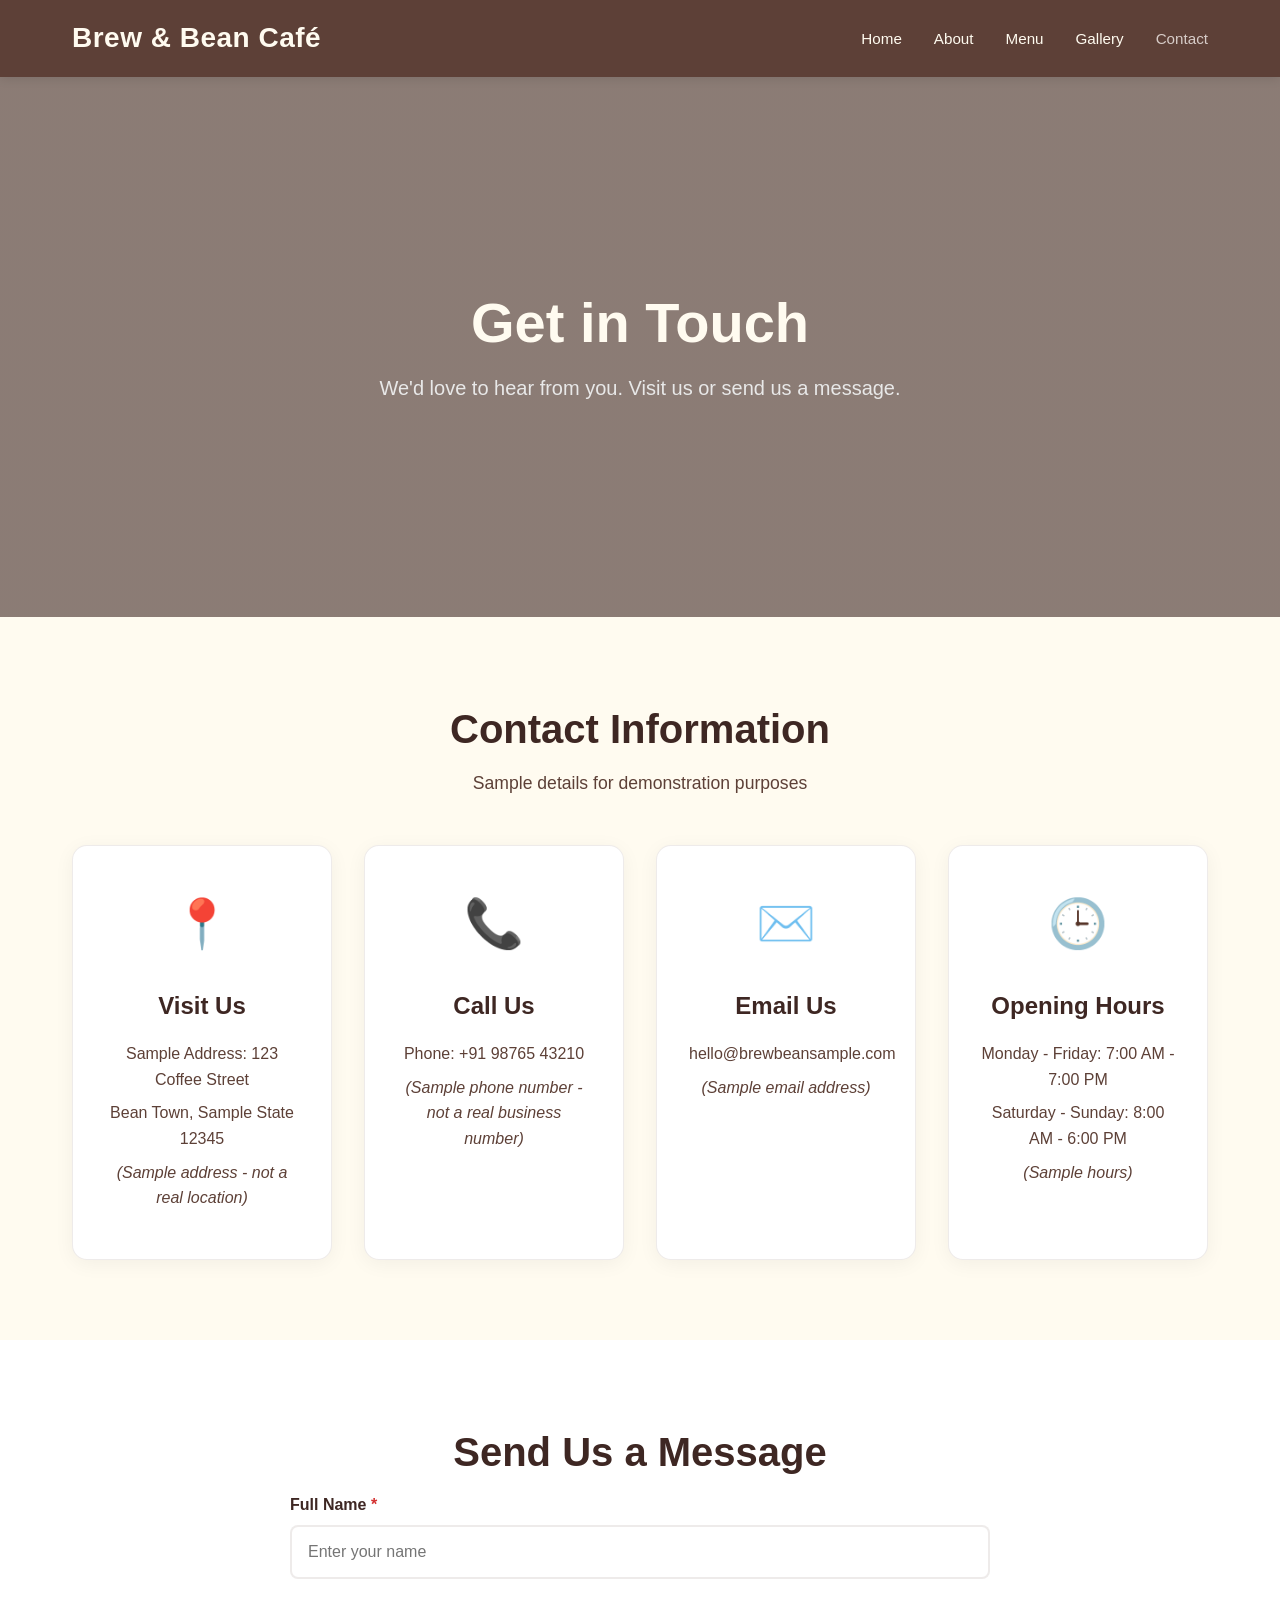
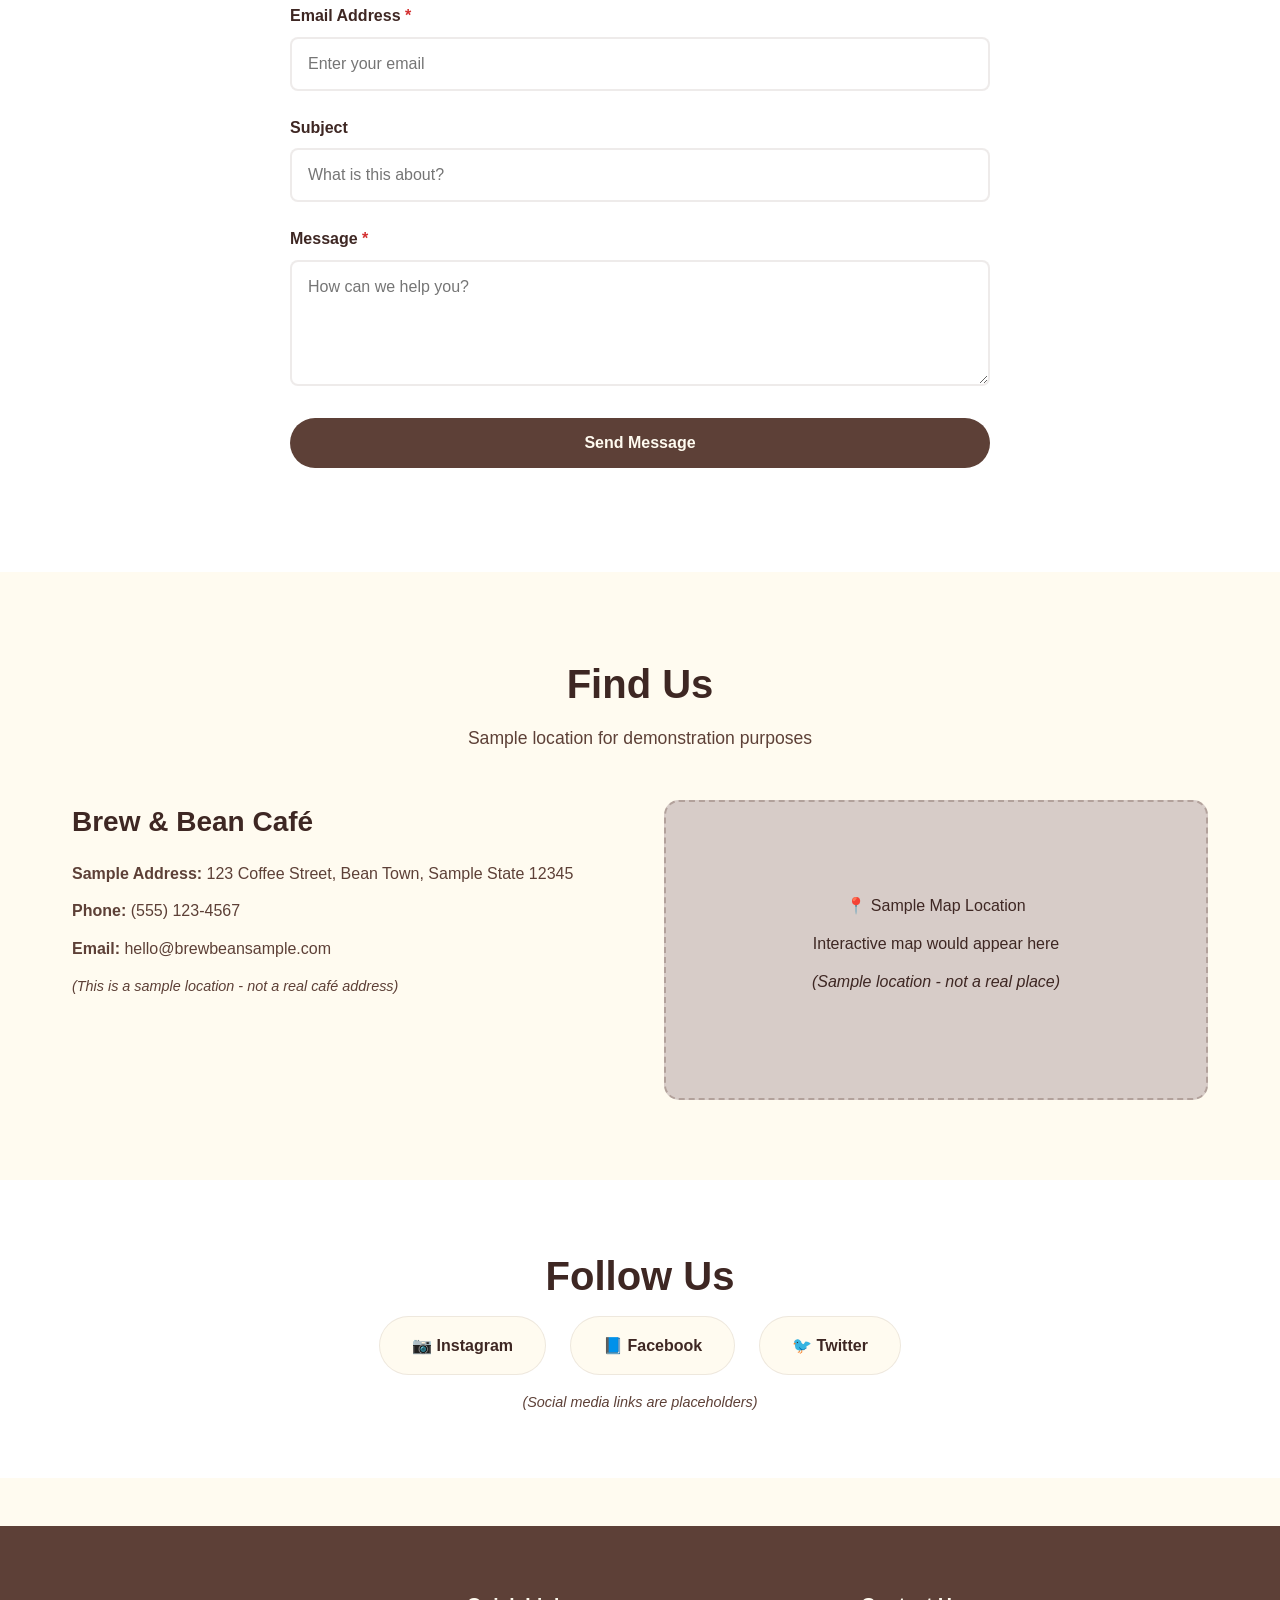
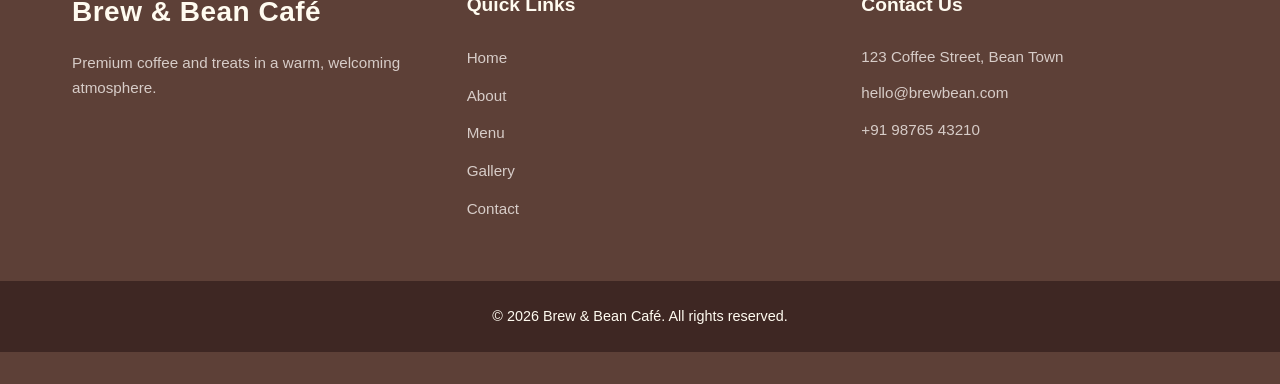
<file: contact.html>
<!DOCTYPE html>
<html lang="en">
<head>
    <meta charset="UTF-8">
    <meta name="viewport" content="width=device-width, initial-scale=1.0">
    <title>Contact | Brew & Bean Café</title>
    <link rel="stylesheet" href="css/style.css">
</head>
<body>
    <!-- Navigation -->
    <header>
        <nav class="navbar">
            <div class="logo">Brew & Bean Café</div>
            <ul class="nav-links">
                <li><a href="index.html" class="nav-link">Home</a></li>
                <li><a href="about.html" class="nav-link">About</a></li>
                <li><a href="menu.html" class="nav-link">Menu</a></li>
                <li><a href="gallery.html" class="nav-link">Gallery</a></li>
                <li><a href="contact.html" class="nav-link active">Contact</a></li>
            </ul>
            <div class="menu-toggle" id="mobile-menu">
                <span class="bar"></span>
                <span class="bar"></span>
                <span class="bar"></span>
            </div>
        </nav>
    </header>

    <!-- Contact Hero -->
    <section class="contact-hero">
        <div class="hero-content">
            <h1>Get in Touch</h1>
            <p>We'd love to hear from you. Visit us or send us a message.</p>
        </div>
    </section>
    <!-- Contact Info -->
    <section class="contact-info">
        <div class="container">
            <h2 class="section-title">Contact Information</h2>
            <p class="section-subtitle">Sample details for demonstration purposes</p>
            <div class="info-grid">
                <div class="info-card">
                    <div class="info-icon">📍</div>
                    <h3>Visit Us</h3>
                    <p>Sample Address: 123 Coffee Street</p>
                    <p>Bean Town, Sample State 12345</p>
                    <p><em>(Sample address - not a real location)</em></p>
                </div>
                <div class="info-card">
                    <div class="info-icon">📞</div>
                    <h3>Call Us</h3>
                    <p>Phone: +91 98765 43210</p>
                    <p><em>(Sample phone number - not a real business number)</em></p>
                </div>
                <div class="info-card">
                    <div class="info-icon">✉️</div>
                    <h3>Email Us</h3>
                    <p>hello@brewbeansample.com</p>
                    <p><em>(Sample email address)</em></p>
                </div>
                <div class="info-card">
                    <div class="info-icon">🕒</div>
                    <h3>Opening Hours</h3>
                    <p>Monday - Friday: 7:00 AM - 7:00 PM</p>
                    <p>Saturday - Sunday: 8:00 AM - 6:00 PM</p>
                    <p><em>(Sample hours)</em></p>
                </div>
            </div>
        </div>
    </section>

    <!-- Contact Form -->
    <section class="contact-form-section">
        <div class="container">
            <h2 class="section-title">Send Us a Message</h2>
            <div class="form-container">
                <form id="contact-form" novalidate>
                    <div class="form-group">
                        <label for="name">Full Name <span class="required">*</span></label>
                        <input type="text" id="name" name="name" placeholder="Enter your name" required>
                        <span class="error-message" id="name-error"></span>
                    </div>
                    <div class="form-group">
                        <label for="email">Email Address <span class="required">*</span></label>
                        <input type="email" id="email" name="email" placeholder="Enter your email" required>
                        <span class="error-message" id="email-error"></span>
                    </div>
                    <div class="form-group">
                        <label for="subject">Subject</label>
                        <input type="text" id="subject" name="subject" placeholder="What is this about?">
                    </div>
                    <div class="form-group">
                        <label for="message">Message <span class="required">*</span></label>
                        <textarea id="message" name="message" rows="5" placeholder="How can we help you?" required></textarea>
                        <span class="error-message" id="message-error"></span>
                    </div>
                    <button type="submit" class="btn btn-primary btn-submit">Send Message</button>
                    <div class="form-message" id="form-message"></div>
                </form>
            </div>
        </div>
    </section>

    <!-- Location / Map Section -->
    <section class="location-section">
        <div class="container">
            <h2 class="section-title">Find Us</h2>
            <p class="section-subtitle">Sample location for demonstration purposes</p>
            <div class="location-content">
                <div class="location-info">
                    <h3>Brew & Bean Café</h3>
                    <p><strong>Sample Address:</strong> 123 Coffee Street, Bean Town, Sample State 12345</p>
                    <p><strong>Phone:</strong> (555) 123-4567</p>
                    <p><strong>Email:</strong> hello@brewbeansample.com</p>
                    <p><em>(This is a sample location - not a real café address)</em></p>
                </div>
                <div class="location-map">
                    <div class="map-placeholder">
                        <p>📍 Sample Map Location</p>
                        <p>Interactive map would appear here</p>
                        <p><em>(Sample location - not a real place)</em></p>
                    </div>
                </div>
            </div>
        </div>
    </section>

    <!-- Social Media -->
    <section class="social-section">
        <div class="container">
            <h2 class="section-title">Follow Us</h2>
            <div class="social-links">
                <a href="#" class="social-link" aria-label="Instagram">📷 Instagram</a>
                <a href="#" class="social-link" aria-label="Facebook">📘 Facebook</a>
                <a href="#" class="social-link" aria-label="Twitter">🐦 Twitter</a>
            </div>
            <p class="social-note"><em>(Social media links are placeholders)</em></p>
        </div>
    </section>

    <!-- Footer -->
    <footer>
        <div class="container footer-content">
            <div class="footer-brand">
                <div class="logo">Brew & Bean Café</div>
                <p>Premium coffee and treats in a warm, welcoming atmosphere.</p>
            </div>
            <div class="footer-nav">
                <h4>Quick Links</h4>
                <ul>
                    <li><a href="index.html">Home</a></li>
                    <li><a href="about.html">About</a></li>
                    <li><a href="menu.html">Menu</a></li>
                    <li><a href="gallery.html">Gallery</a></li>
                    <li><a href="contact.html">Contact</a></li>
                </ul>
            </div>
            <div class="footer-contact">
                <h4>Contact Us</h4>
                <p>123 Coffee Street, Bean Town</p>
                <p>hello@brewbean.com</p>
                <p>+91 98765 43210</p>
            </div>
        </div>
        <div class="footer-bottom">
            <p>&copy; 2026 Brew & Bean Café. All rights reserved.</p>
        </div>
    </footer>

    <script src="js/script.js"></script>

    <script>
        // Contact form client-side validation
        document.getElementById('contact-form').addEventListener('submit', function(e) {
            e.preventDefault();

            let isValid = true;
            const fields = ['name', 'email', 'message'];
            const errorMessages = {
                name: 'Please enter your full name',
                email: 'Please enter a valid email address',
                message: 'Please enter your message'
            };

            // Clear previous errors
            fields.forEach(field => {
                const input = document.getElementById(field);
                const errorSpan = document.getElementById(field + '-error');
                input.classList.remove('error');
                errorSpan.textContent = '';
            });

            // Validate required fields
            fields.forEach(field => {
                const input = document.getElementById(field);
                const errorSpan = document.getElementById(field + '-error');
                const value = input.value.trim();

                if (!value) {
                    input.classList.add('error');
                    errorSpan.textContent = errorMessages[field];
                    isValid = false;
                }

                // Validate email format
                if (field === 'email' && value) {
                    const emailRegex = /^[^\s@]+@[^\s@]+\.[^\s@]+$/;
                    if (!emailRegex.test(value)) {
                        input.classList.add('error');
                        errorSpan.textContent = 'Please enter a valid email address';
                        isValid = false;
                    }
                }
            });

            if (isValid) {
                const formMessage = document.getElementById('form-message');
                formMessage.textContent = 'Thank you for your message! This is a demo form - no message was actually sent.';
                formMessage.className = 'form-message success';
                document.getElementById('contact-form').reset();

                setTimeout(() => {
                    formMessage.textContent = '';
                    formMessage.className = 'form-message';
                }, 5000);
            }
        });
    </script>
</body>
</html>
</file>
<file: css/style.css>
/* Brew & Bean Café - Main Stylesheet */
/* Color Theme: Coffee Brown, Beige, Cream */

/* Color Variables */
:root {
    --coffee-brown: #5d4037;
    --dark-brown: #3e2723;
    --beige: #d7ccc8;
    --cream: #fffbf0;
    --white: #ffffff;
    --text-dark: #3e2723;
    --text-light: #5d4037;
    --max-width: 1200px;
}

/* Reset and Base Styles */
* {
    margin: 0;
    padding: 0;
    box-sizing: border-box;
}

html {
    scroll-behavior: smooth;
}

body {
    font-family: 'Segoe UI', Tahoma, Geneva, Verdana, sans-serif;
    line-height: 1.6;
    color: var(--text-dark);
    background-color: var(--cream);
}

a {
    text-decoration: none;
    color: inherit;
}

ul {
    list-style: none;
}

img {
    max-width: 100%;
    height: auto;
    display: block;
}

/* Container */
.container {
    max-width: var(--max-width);
    margin: 0 auto;
    padding: 0 2rem;
}

/* Navigation */
header {
    background-color: var(--coffee-brown);
    position: sticky;
    top: 0;
    z-index: 100;
    box-shadow: 0 2px 10px rgba(0, 0, 0, 0.1);
}

.navbar {
    max-width: var(--max-width);
    margin: 0 auto;
    display: flex;
    justify-content: space-between;
    align-items: center;
    padding: 1rem 2rem;
}

.logo {
    color: var(--cream);
    font-size: 1.75rem;
    font-weight: 700;
    letter-spacing: 0.5px;
}

.nav-links {
    display: flex;
    gap: 2rem;
    align-items: center;
}

.nav-link {
    color: var(--cream);
    font-weight: 500;
    font-size: 0.95rem;
    transition: color 0.3s ease;
    position: relative;
}

.nav-link:hover,
.nav-link.active {
    color: var(--beige);
}

/* Mobile Menu Toggle */
.menu-toggle {
    display: none;
    flex-direction: column;
    gap: 5px;
    cursor: pointer;
    background: none;
    border: none;
}

.menu-toggle .bar {
    width: 25px;
    height: 3px;
    background-color: var(--cream);
    border-radius: 2px;
    transition: all 0.3s ease;
}

/* Hero Section */
.hero {
    height: 85vh;
    min-height: 600px;
    background: linear-gradient(rgba(62, 39, 35, 0.6), rgba(62, 39, 35, 0.6)),
                url('https://images.unsplash.com/photo-1554118811-1e0d58224f24?w=1920&h=1080&fit=crop');
    background-size: cover;
    background-position: center;
    background-attachment: fixed;
    display: flex;
    align-items: center;
    justify-content: center;
    text-align: center;
    color: var(--cream);
    padding: 0 2rem;
}

.hero-content {
    max-width: 800px;
}

.hero h1 {
    font-size: 3.5rem;
    font-weight: 700;
    margin-bottom: 1rem;
    line-height: 1.2;
}

.hero p {
    font-size: 1.25rem;
    margin-bottom: 2rem;
    color: #e8e8e8;
}

.hero-buttons {
    display: flex;
    gap: 1rem;
    justify-content: center;
    flex-wrap: wrap;
}

/* Buttons */
.btn {
    padding: 1rem 2rem;
    border: none;
    border-radius: 50px;
    font-size: 1rem;
    font-weight: 600;
    cursor: pointer;
    transition: all 0.3s ease;
    display: inline-block;
    text-align: center;
}

.btn-primary {
    background-color: var(--coffee-brown);
    color: var(--cream);
}

.btn-primary:hover {
    background-color: var(--dark-brown);
    transform: translateY(-2px);
    box-shadow: 0 4px 15px rgba(62, 39, 35, 0.3);
}

.btn-secondary {
    background-color: transparent;
    color: var(--cream);
    border: 2px solid var(--cream);
}

.btn-secondary:hover {
    background-color: var(--cream);
    color: var(--coffee-brown);
    transform: translateY(-2px);
}

/* Section Title */
.section-title {
    font-size: 2.5rem;
    color: var(--dark-brown);
    text-align: center;
    margin-bottom: 0.5rem;
    font-weight: 700;
}

.section-subtitle {
    text-align: center;
    color: var(--text-light);
    font-size: 1.1rem;
    margin-bottom: 3rem;
}

/* Specialities Section */
.specialities {
    padding: 5rem 0;
    background-color: var(--cream);
}

.specialities-grid {
    display: grid;
    grid-template-columns: repeat(auto-fit, minmax(250px, 1fr));
    gap: 2rem;
}

.speciality-card {
    background-color: var(--white);
    padding: 2.5rem 2rem;
    border-radius: 15px;
    text-align: center;
    box-shadow: 0 4px 20px rgba(0, 0, 0, 0.05);
    transition: transform 0.3s ease, box-shadow 0.3s ease;
    border: 1px solid rgba(93, 64, 55, 0.1);
}

.speciality-card:hover {
    transform: translateY(-5px);
    box-shadow: 0 8px 30px rgba(0, 0, 0, 0.1);
}

.card-icon {
    font-size: 3rem;
    margin-bottom: 1.5rem;
    display: block;
}

.speciality-card h3 {
    font-size: 1.5rem;
    color: var(--dark-brown);
    margin-bottom: 1rem;
    font-weight: 600;
}

.speciality-card p {
    color: var(--text-light);
    font-size: 1rem;
}

/* Featured Items Section */
.featured-items {
    padding: 5rem 0;
    background-color: var(--white);
}

.featured-grid {
    display: grid;
    grid-template-columns: repeat(auto-fit, minmax(300px, 1fr));
    gap: 2rem;
}

.featured-card {
    background-color: var(--white);
    border-radius: 15px;
    overflow: hidden;
    box-shadow: 0 4px 20px rgba(0, 0, 0, 0.05);
    transition: transform 0.3s ease;
    border: 1px solid rgba(93, 64, 55, 0.1);
}

.featured-card:hover {
    transform: translateY(-5px);
}

.card-image {
    height: 220px;
    overflow: hidden;
}

.card-image img {
    width: 100%;
    height: 100%;
    object-fit: cover;
    transition: transform 0.3s ease;
}

.featured-card:hover .card-image img {
    transform: scale(1.05);
}

.card-info {
    padding: 1.5rem;
}

.card-info h3 {
    font-size: 1.4rem;
    color: var(--dark-brown);
    margin-bottom: 0.5rem;
    font-weight: 600;
}

.card-info p {
    color: var(--text-light);
    font-size: 0.95rem;
    margin-bottom: 1rem;
}

.price {
    font-size: 1.25rem;
    font-weight: 700;
    color: var(--coffee-brown);
}

/* CTA Banner */
.cta-banner {
    background: linear-gradient(135deg, var(--coffee-brown), var(--dark-brown));
    color: var(--cream);
    padding: 4rem 2rem;
    text-align: center;
}

.cta-content {
    max-width: 700px;
    margin: 0 auto;
}

.cta-banner h2 {
    font-size: 2.5rem;
    margin-bottom: 1rem;
    font-weight: 700;
}

.cta-banner p {
    font-size: 1.15rem;
    margin-bottom: 2rem;
    color: #e8e8e8;
}

/* About Hero */
.about-hero {
    height: 60vh;
    min-height: 400px;
    background: linear-gradient(rgba(62, 39, 35, 0.6), rgba(62, 39, 35, 0.6)),
                url('https://images.unsplash.com/photo-1514432324607-a09d9b4aefdd?w=1920&h=1080&fit=crop');
    background-size: cover;
    background-position: center;
    background-attachment: fixed;
    display: flex;
    align-items: center;
    justify-content: center;
    text-align: center;
    color: var(--cream);
    padding: 0 2rem;
}

.about-hero .hero-content {
    max-width: 800px;
}

.about-hero h1 {
    font-size: 3.5rem;
    font-weight: 700;
    margin-bottom: 1rem;
    line-height: 1.2;
}

.about-hero p {
    font-size: 1.25rem;
    color: #e8e8e8;
}

/* Introduction Section */
.intro-section {
    padding: 5rem 0;
    background-color: var(--cream);
}

.intro-content {
    max-width: 800px;
    margin: 0 auto;
    text-align: center;
}

.intro-content h2 {
    font-size: 2.5rem;
    color: var(--dark-brown);
    margin-bottom: 1.5rem;
    font-weight: 700;
}

.intro-content p {
    color: var(--text-light);
    font-size: 1.1rem;
    margin-bottom: 1.5rem;
    line-height: 1.8;
}

/* Story Section */
.story-section {
    padding: 5rem 0;
    background-color: var(--white);
}

.story-grid {
    display: grid;
    grid-template-columns: 1fr 1fr;
    gap: 4rem;
    align-items: center;
}

.story-text h2 {
    font-size: 2.5rem;
    color: var(--dark-brown);
    margin-bottom: 1.5rem;
    font-weight: 700;
}

.story-text p {
    color: var(--text-light);
    font-size: 1.05rem;
    margin-bottom: 1.2rem;
    line-height: 1.8;
}

.story-image img {
    width: 100%;
    height: auto;
    border-radius: 15px;
    box-shadow: 0 8px 30px rgba(0, 0, 0, 0.15);
}

/* Mission & Vision */
.mission-vision {
    padding: 5rem 0;
    background-color: var(--cream);
}

.mv-grid {
    display: grid;
    grid-template-columns: repeat(auto-fit, minmax(300px, 1fr));
    gap: 2rem;
}

.mv-card {
    background-color: var(--white);
    padding: 2.5rem 2rem;
    border-radius: 15px;
    text-align: center;
    box-shadow: 0 4px 20px rgba(0, 0, 0, 0.05);
    border: 1px solid rgba(93, 64, 55, 0.1);
    transition: transform 0.3s ease;
}

.mv-card:hover {
    transform: translateY(-5px);
}

.mv-icon {
    font-size: 3rem;
    margin-bottom: 1.5rem;
    display: block;
}

.mv-card h3 {
    font-size: 1.5rem;
    color: var(--dark-brown);
    margin-bottom: 1rem;
    font-weight: 600;
}

.mv-card p {
    color: var(--text-light);
    font-size: 1rem;
}

/* Why Choose Us */
.why-choose-us {
    padding: 5rem 0;
    background-color: var(--white);
}

.why-grid {
    display: grid;
    grid-template-columns: repeat(auto-fit, minmax(280px, 1fr));
    gap: 2rem;
}

.why-card {
    background-color: var(--cream);
    padding: 2.5rem 2rem;
    border-radius: 15px;
    text-align: center;
    border: 1px solid rgba(93, 64, 55, 0.1);
    transition: transform 0.3s ease, box-shadow 0.3s ease;
}

.why-card:hover {
    transform: translateY(-5px);
    box-shadow: 0 8px 30px rgba(0, 0, 0, 0.1);
}

.why-icon {
    font-size: 3rem;
    margin-bottom: 1.5rem;
    display: block;
}

.why-card h3 {
    font-size: 1.4rem;
    color: var(--dark-brown);
    margin-bottom: 1rem;
    font-weight: 600;
}

.why-card p {
    color: var(--text-light);
    font-size: 1rem;
}

/* About CTA */
.about-cta {
    background: linear-gradient(135deg, var(--coffee-brown), var(--dark-brown));
    color: var(--cream);
    padding: 4rem 2rem;
    text-align: center;
}

.about-cta .cta-content {
    max-width: 700px;
    margin: 0 auto;
}

.about-cta h2 {
    font-size: 2.5rem;
    margin-bottom: 1rem;
    font-weight: 700;
}

.about-cta p {
    font-size: 1.15rem;
    margin-bottom: 2rem;
    color: #e8e8e8;
}

/* Gallery Hero */
.gallery-hero {
    height: 60vh;
    min-height: 400px;
    background: linear-gradient(rgba(62, 39, 35, 0.6), rgba(62, 39, 35, 0.6)),
                url('https://images.unsplash.com/photo-1514432324607-a09d9b4aefdd?w=1920&h=1080&fit=crop');
    background-size: cover;
    background-position: center;
    background-attachment: fixed;
    display: flex;
    align-items: center;
    justify-content: center;
    text-align: center;
    color: var(--cream);
    padding: 0 2rem;
}

.gallery-hero .hero-content {
    max-width: 800px;
}

.gallery-hero h1 {
    font-size: 3.5rem;
    font-weight: 700;
    margin-bottom: 1rem;
    line-height: 1.2;
}

.gallery-hero p {
    font-size: 1.25rem;
    color: #e8e8e8;
}

/* Gallery Introduction */
.gallery-intro {
    padding: 5rem 0;
    background-color: var(--cream);
}

.gallery-intro .intro-content {
    max-width: 800px;
    margin: 0 auto;
    text-align: center;
}

.gallery-intro h2 {
    font-size: 2.5rem;
    color: var(--dark-brown);
    margin-bottom: 1.5rem;
    font-weight: 700;
}

.gallery-intro p {
    color: var(--text-light);
    font-size: 1.1rem;
    margin-bottom: 1.5rem;
    line-height: 1.8;
}

/* Gallery Grid Section */
.gallery-grid-section {
    padding: 5rem 0;
    background-color: var(--white);
}

.gallery-grid-section .section-title {
    font-size: 2.5rem;
    color: var(--dark-brown);
    text-align: center;
    margin-bottom: 3rem;
    font-weight: 700;
}

.gallery-grid {
    display: grid;
    grid-template-columns: repeat(auto-fit, minmax(300px, 1fr));
    gap: 1.5rem;
}

.gallery-item {
    position: relative;
    border-radius: 15px;
    overflow: hidden;
    box-shadow: 0 4px 20px rgba(0, 0, 0, 0.1);
    transition: transform 0.3s ease;
    cursor: pointer;
}

.gallery-item:hover {
    transform: translateY(-5px);
    box-shadow: 0 8px 30px rgba(0, 0, 0, 0.15);
}

.gallery-image {
    height: 250px;
    overflow: hidden;
    position: relative;
}

.gallery-image img {
    width: 100%;
    height: 100%;
    object-fit: cover;
    transition: transform 0.4s ease;
}

.gallery-item:hover .gallery-image img {
    transform: scale(1.1);
}

.gallery-caption {
    position: absolute;
    bottom: 0;
    left: 0;
    right: 0;
    padding: 1rem;
    background: linear-gradient(transparent, rgba(62, 39, 35, 0.8));
    color: var(--cream);
    font-size: 1rem;
    font-weight: 600;
    text-align: center;
}

/* Menu Hero */
.menu-hero {
    position: relative;
    height: 60vh;
    min-height: 450px;
    background: url('images/hero-bg.jpg');
    background-size: cover;
    background-position: center;
    background-attachment: fixed;
    display: flex;
    align-items: center;
    justify-content: center;
    text-align: center;
    overflow: hidden;
}

.menu-hero .hero-overlay {
    position: absolute;
    top: 0;
    left: 0;
    width: 100%;
    height: 100%;
    background: linear-gradient(135deg, rgba(62, 39, 35, 0.85), rgba(62, 39, 35, 0.65));
    z-index: 1;
}

.menu-hero .hero-content {
    position: relative;
    z-index: 2;
    max-width: 800px;
    padding: 0 2rem;
    animation: fadeInUp 1s ease-out;
}

.menu-hero h1 {
    font-size: 3.5rem;
    font-weight: 700;
    margin-bottom: 1rem;
    line-height: 1.2;
    color: var(--cream);
}

.menu-hero p {
    font-size: 1.25rem;
    color: #e8e8e8;
    margin-bottom: 0;
}

/* Entrance Animations */
@keyframes fadeInUp {
    from {
        opacity: 0;
        transform: translateY(30px);
    }
    to {
        opacity: 1;
        transform: translateY(0);
    }
}

@keyframes fadeIn {
    from {
        opacity: 0;
    }
    to {
        opacity: 1;
    }
}

/* Menu Categories */
.menu-category {
    padding: 5rem 0;
    background-color: var(--cream);
}

.menu-category:nth-child(even) {
    background-color: var(--white);
}

.category-title {
    font-size: 2.5rem;
    color: var(--dark-brown);
    text-align: center;
    margin-bottom: 3rem;
    font-weight: 700;
    animation: fadeIn 0.8s ease-out;
}

/* Menu Grid - Responsive */
.menu-grid {
    display: grid;
    grid-template-columns: repeat(3, 1fr);
    gap: 2rem;
}

.menu-item-card {
    background-color: var(--white);
    border-radius: 20px;
    overflow: hidden;
    box-shadow: 0 4px 20px rgba(0, 0, 0, 0.08);
    transition: all 0.3s ease;
    border: 1px solid rgba(93, 64, 55, 0.08);
    display: flex;
    flex-direction: column;
    animation: fadeInUp 0.6s ease-out both;
}

.menu-item-card:hover {
    transform: translateY(-8px);
    box-shadow: 0 12px 40px rgba(0, 0, 0, 0.12);
    border-color: rgba(93, 64, 55, 0.15);
}

.menu-item-image {
    height: 220px;
    overflow: hidden;
    position: relative;
}

.menu-item-image img {
    width: 100%;
    height: 100%;
    object-fit: cover;
    transition: transform 0.4s ease;
}

.menu-item-card:hover .menu-item-image img {
    transform: scale(1.05);
}

.menu-item-info {
    padding: 1.5rem;
    display: flex;
    flex-direction: column;
    flex-grow: 1;
}

.menu-item-header {
    display: flex;
    justify-content: space-between;
    align-items: center;
    margin-bottom: 0.75rem;
}

.menu-item-header h3 {
    font-size: 1.4rem;
    color: var(--dark-brown);
    font-weight: 600;
}

.menu-item-price {
    font-size: 1.25rem;
    font-weight: 700;
    color: var(--coffee-brown);
}

.menu-item-info p {
    color: var(--text-light);
    font-size: 0.95rem;
    line-height: 1.6;
}

/* Stagger animation delays */
.menu-item-card:nth-child(1) { animation-delay: 0.1s; }
.menu-item-card:nth-child(2) { animation-delay: 0.2s; }
.menu-item-card:nth-child(3) { animation-delay: 0.3s; }
.menu-item-card:nth-child(4) { animation-delay: 0.4s; }
.menu-item-card:nth-child(5) { animation-delay: 0.5s; }
.menu-item-card:nth-child(6) { animation-delay: 0.6s; }
.menu-item-card:nth-child(7) { animation-delay: 0.7s; }
.menu-item-card:nth-child(8) { animation-delay: 0.8s; }
.menu-item-card:nth-child(9) { animation-delay: 0.9s; }
.menu-item-card:nth-child(10) { animation-delay: 1.0s; }
.menu-item-card:nth-child(11) { animation-delay: 1.1s; }
.menu-item-card:nth-child(12) { animation-delay: 1.2s; }
.menu-item-card:nth-child(13) { animation-delay: 1.3s; }
.menu-item-card:nth-child(14) { animation-delay: 1.4s; }
.menu-item-card:nth-child(15) { animation-delay: 1.5s; }

/* Contact Hero */
.contact-hero {
    height: 60vh;
    min-height: 400px;
    background: linear-gradient(rgba(62, 39, 35, 0.6), rgba(62, 39, 35, 0.6)),
                url('https://images.unsplash.com/photo-1514432324607-a09d9b4aefdd?w=1920&h=1080&fit=crop');
    background-size: cover;
    background-position: center;
    background-attachment: fixed;
    display: flex;
    align-items: center;
    justify-content: center;
    text-align: center;
    color: var(--cream);
    padding: 0 2rem;
}

.contact-hero .hero-content {
    max-width: 800px;
}

.contact-hero h1 {
    font-size: 3.5rem;
    font-weight: 700;
    margin-bottom: 1rem;
    line-height: 1.2;
}

.contact-hero p {
    font-size: 1.25rem;
    color: #e8e8e8;
}

/* Contact Info Section */
.contact-info {
    padding: 5rem 0;
    background-color: var(--cream);
}

.info-grid {
    display: grid;
    grid-template-columns: repeat(auto-fit, minmax(250px, 1fr));
    gap: 2rem;
}

.info-card {
    background-color: var(--white);
    padding: 2.5rem 2rem;
    border-radius: 15px;
    text-align: center;
    box-shadow: 0 4px 20px rgba(0, 0, 0, 0.05);
    border: 1px solid rgba(93, 64, 55, 0.1);
    transition: transform 0.3s ease;
}

.info-card:hover {
    transform: translateY(-5px);
}

.info-icon {
    font-size: 3rem;
    margin-bottom: 1.5rem;
    display: block;
}

.info-card h3 {
    font-size: 1.5rem;
    color: var(--dark-brown);
    margin-bottom: 1rem;
    font-weight: 600;
}

.info-card p {
    color: var(--text-light);
    font-size: 1rem;
    margin-bottom: 0.5rem;
}

/* Contact Form Section */
.contact-form-section {
    padding: 5rem 0;
    background-color: var(--white);
}

.form-container {
    max-width: 700px;
    margin: 0 auto;
}

.form-group {
    margin-bottom: 1.5rem;
}

.form-group label {
    display: block;
    font-size: 1rem;
    color: var(--text-dark);
    margin-bottom: 0.5rem;
    font-weight: 600;
}

.form-group input,
.form-group textarea {
    width: 100%;
    padding: 1rem;
    border: 2px solid rgba(93, 64, 55, 0.1);
    border-radius: 8px;
    font-size: 1rem;
    font-family: inherit;
    transition: border-color 0.3s ease;
}

.form-group input:focus,
.form-group textarea:focus {
    outline: none;
    border-color: var(--coffee-brown);
}

.form-group input.error,
.form-group textarea.error {
    border-color: #d32f2f;
}

.error-message {
    color: #d32f2f;
    font-size: 0.85rem;
    margin-top: 0.25rem;
    display: block;
}

.required {
    color: #d32f2f;
}

.btn-submit {
    background-color: var(--coffee-brown);
    color: var(--cream);
    font-weight: 600;
    width: 100%;
}

.btn-submit:hover {
    background-color: var(--dark-brown);
    transform: translateY(-2px);
    box-shadow: 0 4px 15px rgba(62, 39, 35, 0.3);
}

.form-message {
    margin-top: 1.5rem;
    font-size: 1rem;
    text-align: center;
}

.form-message.success {
    color: #2e7d32;
}

.form-message.error {
    color: #d32f2f;
}

/* Location Section */
.location-section {
    padding: 5rem 0;
    background-color: var(--cream);
}

.location-content {
    display: grid;
    grid-template-columns: 1fr 1fr;
    gap: 3rem;
    align-items: start;
}

.location-info h3 {
    font-size: 1.75rem;
    color: var(--dark-brown);
    margin-bottom: 1rem;
    font-weight: 700;
}

.location-info p {
    color: var(--text-light);
    font-size: 1rem;
    margin-bottom: 0.75rem;
    line-height: 1.6;
}

.location-info em {
    color: var(--text-light);
    font-size: 0.9rem;
}

.map-placeholder {
    height: 300px;
    background-color: var(--beige);
    border-radius: 15px;
    display: flex;
    flex-direction: column;
    align-items: center;
    justify-content: center;
    text-align: center;
    color: var(--text-dark);
    border: 2px dashed rgba(93, 64, 55, 0.3);
}

.map-placeholder p {
    margin-bottom: 0.75rem;
}

/* Social Section */
.social-section {
    padding: 4rem 0;
    background-color: var(--white);
    text-align: center;
}

.social-links {
    display: flex;
    gap: 1.5rem;
    justify-content: center;
    margin-bottom: 1rem;
}

.social-link {
    display: flex;
    align-items: center;
    gap: 0.5rem;
    padding: 1rem 2rem;
    background-color: var(--cream);
    color: var(--text-dark);
    border-radius: 50px;
    font-weight: 600;
    transition: all 0.3s ease;
    border: 1px solid rgba(93, 64, 55, 0.1);
}

.social-link:hover {
    background-color: var(--coffee-brown);
    color: var(--cream);
    transform: translateY(-2px);
}

.social-note {
    color: var(--text-light);
    font-size: 0.9rem;
}

/* Footer */
footer {
    background-color: var(--coffee-brown);
    color: var(--cream);
    padding: 4rem 0 2rem;
    margin-top: 3rem;
}

.footer-content {
    display: grid;
    grid-template-columns: repeat(auto-fit, minmax(250px, 1fr));
    gap: 3rem;
    margin-bottom: 3rem;
}

.footer-brand .logo {
    font-size: 1.75rem;
    margin-bottom: 1rem;
    display: block;
}

.footer-brand p {
    color: #d7ccc8;
    font-size: 0.95rem;
    line-height: 1.6;
}

.footer-nav h4,
.footer-contact h4 {
    font-size: 1.2rem;
    color: var(--cream);
    margin-bottom: 1.5rem;
    font-weight: 600;
}

.footer-nav ul li {
    margin-bottom: 0.75rem;
}

.footer-nav ul li a {
    color: #d7ccc8;
    font-size: 0.95rem;
    transition: color 0.3s ease;
}

.footer-nav ul li a:hover {
    color: var(--beige);
    padding-left: 5px;
}

.footer-contact p {
    color: #d7ccc8;
    font-size: 0.95rem;
    margin-bottom: 0.75rem;
}

.footer-bottom {
    background-color: var(--dark-brown);
    padding: 1.5rem;
    text-align: center;
    color: var(--cream);
    font-size: 0.9rem;
}

/* Responsive - Tablet */
@media (max-width: 992px) {
    .hero h1 {
        font-size: 3rem;
    }

    .hero p {
        font-size: 1.15rem;
    }

    .about-hero h1 {
        font-size: 3rem;
    }

    .menu-hero h1 {
        font-size: 3rem;
    }

    .gallery-hero h1 {
        font-size: 3rem;
    }

    .contact-hero h1 {
        font-size: 3rem;
    }

    .category-title {
        font-size: 2.25rem;
    }

    .nav-links {
        gap: 1.5rem;
    }

    .section-title {
        font-size: 2.25rem;
    }

    .story-grid {
        grid-template-columns: 1fr;
        gap: 2rem;
    }

    .intro-section,
    .story-section,
    .mission-vision,
    .why-choose-us {
        padding: 3rem 0;
    }
}

/* Responsive - Mobile */
@media (max-width: 768px) {
    .menu-toggle {
        display: flex;
    }

    .nav-links {
        position: absolute;
        top: 100%;
        left: 0;
        width: 100%;
        background-color: var(--coffee-brown);
        flex-direction: column;
        align-items: center;
        padding: 2rem 0;
        gap: 1.5rem;
        display: none;
        box-shadow: 0 4px 10px rgba(0, 0, 0, 0.2);
    }

    .nav-links.active {
        display: flex;
    }

    .nav-link {
        font-size: 1rem;
        padding: 0.5rem 0;
        width: 100%;
        text-align: center;
    }

    .hero {
        height: 75vh;
        min-height: 500px;
        background-attachment: scroll;
    }

    .hero h1 {
        font-size: 2.5rem;
    }

    .hero p {
        font-size: 1rem;
    }

    .hero-buttons {
        flex-direction: column;
        align-items: center;
    }

    .btn {
        width: 200px;
    }

    .section-title {
        font-size: 2rem;
    }

    .container {
        padding: 0 1.5rem;
    }

    .specialities,
    .featured-items,
    .intro-section,
    .story-section,
    .mission-vision,
    .why-choose-us {
        padding: 3rem 0;
    }

    .about-hero h1 {
        font-size: 2.5rem;
    }

    .gallery-hero h1 {
        font-size: 2.5rem;
    }

    .gallery-intro,
    .gallery-grid-section {
        padding: 3rem 0;
    }

    .contact-hero h1 {
        font-size: 2.5rem;
    }

    .contact-info,
    .contact-form-section,
    .location-section,
    .social-section {
        padding: 3rem 0;
    }

    .location-content {
        grid-template-columns: 1fr;
        gap: 2rem;
    }

    .about-hero p {
        font-size: 1rem;
    }

    .intro-content h2 {
        font-size: 2rem;
    }

    .story-text h2 {
        font-size: 2rem;
    }

    .about-cta h2 {
        font-size: 2rem;
    }

    .menu-category,
    .menu-category:nth-child(even) {
        padding: 3rem 0;
    }

    .menu-grid {
        grid-template-columns: repeat(2, 1fr);
    }

    .menu-hero h1 {
        font-size: 3rem;
    }

    .category-title {
        font-size: 2rem;
    }

    .menu-grid {
        grid-template-columns: 1fr;
    }

    .menu-item-card {
        padding: 2rem 1.5rem;
    }

    .footer-content {
        grid-template-columns: 1fr;
        gap: 2rem;
        text-align: center;
    }

    .footer-brand .logo {
        text-align: center;
    }

    .footer-nav ul {
        display: flex;
        flex-direction: column;
        align-items: center;
        gap: 1rem;
    }

    .cta-banner {
        padding: 3rem 1.5rem;
    }

    .cta-banner h2 {
        font-size: 2rem;
    }
}

/* Responsive - Small Mobile */
@media (max-width: 480px) {
    .hero h1 {
        font-size: 2rem;
    }

    .navbar {
        padding: 1rem 1.5rem;
    }

    .logo {
        font-size: 1.5rem;
    }

    .speciality-card,
    .featured-card {
        padding: 2rem 1.5rem;
    }

    .cta-banner h2 {
        font-size: 1.75rem;
    }
}
.menu-hero {
    width: 100%;
    height: 500px;
    overflow: hidden;
}

.menu-hero-image {
    width: 100%;
    height: 100%;
    object-fit: cover;
    display: block;
}
</file>
